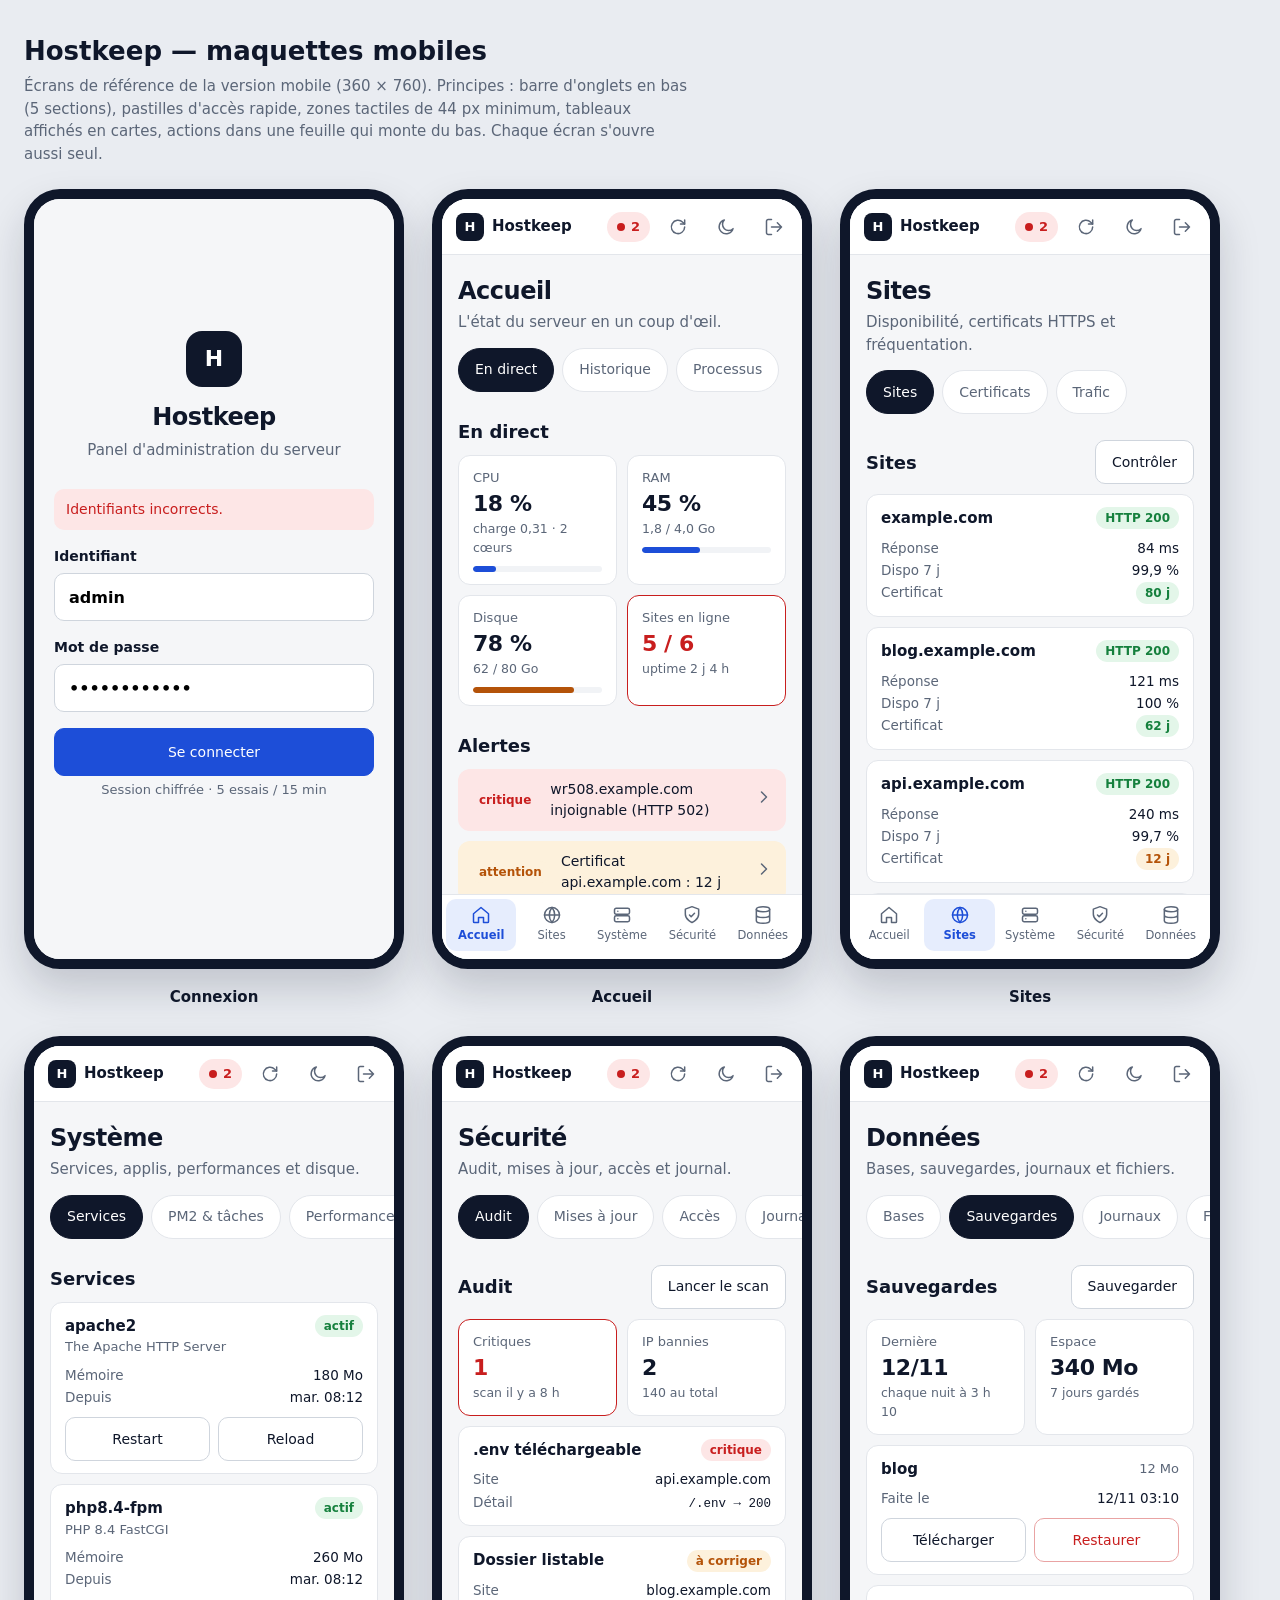
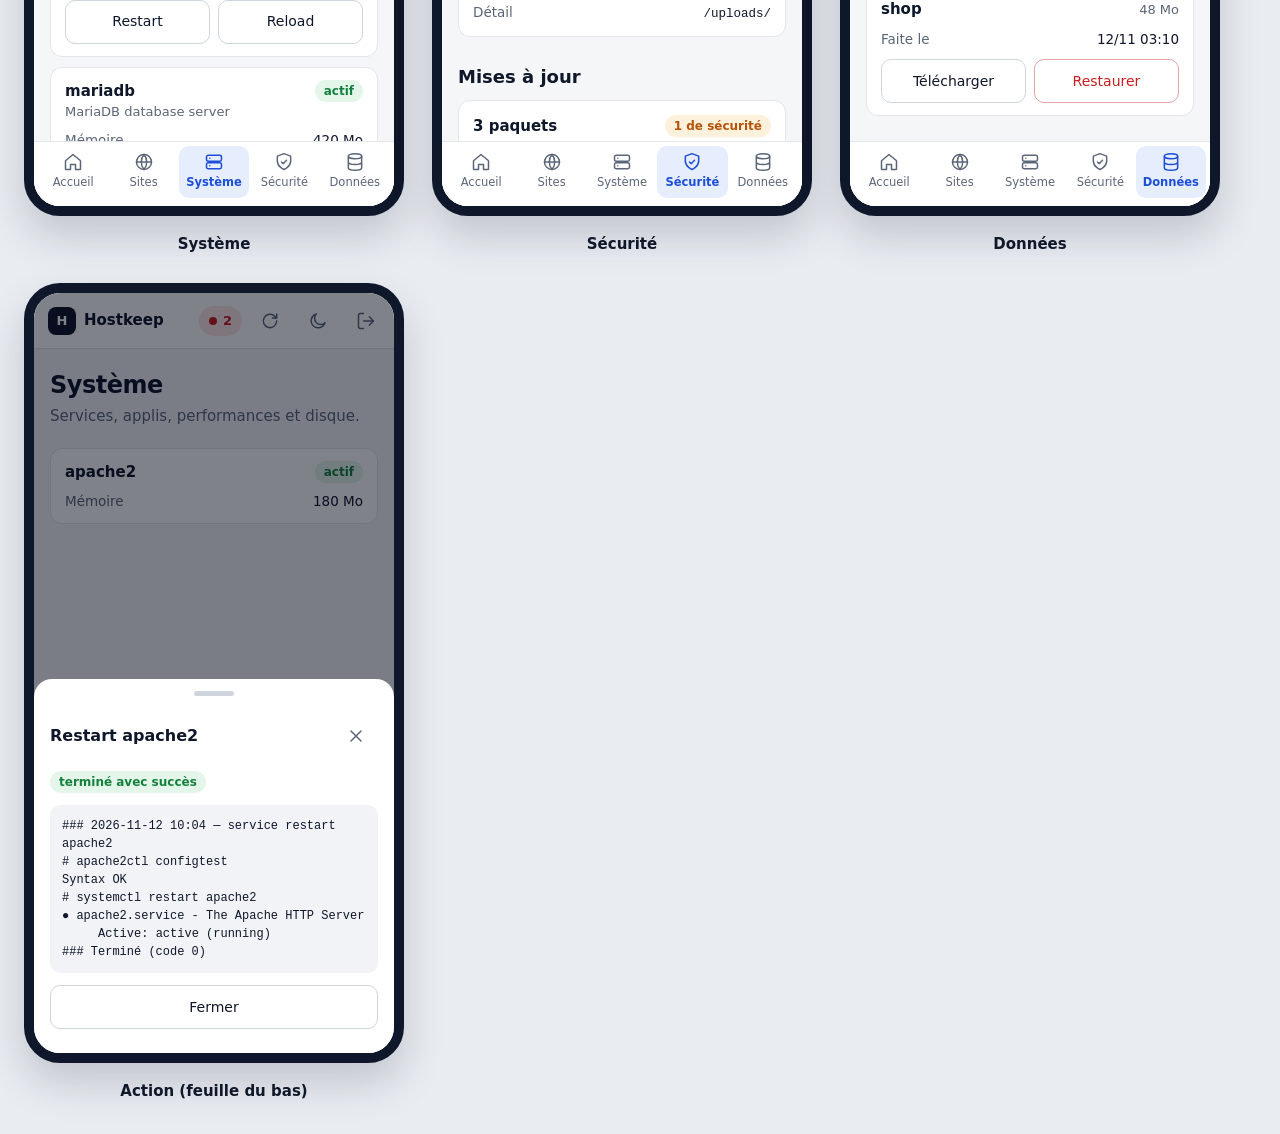
<file: docs/mockups/index.html>
<!doctype html>
<html lang="fr">
<head>
<meta charset="utf-8">
<meta name="viewport" content="width=device-width, initial-scale=1">
<title>Maquettes mobiles · Hostkeep</title>
<style>
  body { margin: 0; padding: 32px 24px; background: #e9ecf1; font: 15px/1.5 system-ui, sans-serif; color: #0f172a; }
  h1 { margin: 0 0 4px; font-size: 26px; }
  p { margin: 0 0 24px; color: #5b6678; max-width: 70ch; }
  .grid { display: flex; flex-wrap: wrap; gap: 28px; }
  figure { margin: 0; }
  iframe { border: 10px solid #0f172a; border-radius: 36px; background: #fff; box-shadow: 0 20px 40px rgba(15,23,42,.18); max-width: calc(100vw - 48px); }
  figcaption { text-align: center; margin-top: 10px; font-weight: 600; }
</style>
</head>
<body>
<h1>Hostkeep — maquettes mobiles</h1>
<p>Écrans de référence de la version mobile (360 × 760). Principes : barre d'onglets en bas (5 sections), pastilles d'accès rapide,
zones tactiles de 44 px minimum, tableaux affichés en cartes, actions dans une feuille qui monte du bas. Chaque écran s'ouvre aussi seul.</p>
<div class="grid"><figure><iframe src="login.html" title="Connexion" width="360" height="760" loading="lazy"></iframe><figcaption>Connexion</figcaption></figure><figure><iframe src="home.html" title="Accueil" width="360" height="760" loading="lazy"></iframe><figcaption>Accueil</figcaption></figure><figure><iframe src="sites.html" title="Sites" width="360" height="760" loading="lazy"></iframe><figcaption>Sites</figcaption></figure><figure><iframe src="system.html" title="Système" width="360" height="760" loading="lazy"></iframe><figcaption>Système</figcaption></figure><figure><iframe src="security.html" title="Sécurité" width="360" height="760" loading="lazy"></iframe><figcaption>Sécurité</figcaption></figure><figure><iframe src="data.html" title="Données" width="360" height="760" loading="lazy"></iframe><figcaption>Données</figcaption></figure><figure><iframe src="action.html" title="Action (feuille du bas)" width="360" height="760" loading="lazy"></iframe><figcaption>Action (feuille du bas)</figcaption></figure></div>
</body>
</html>
</file>
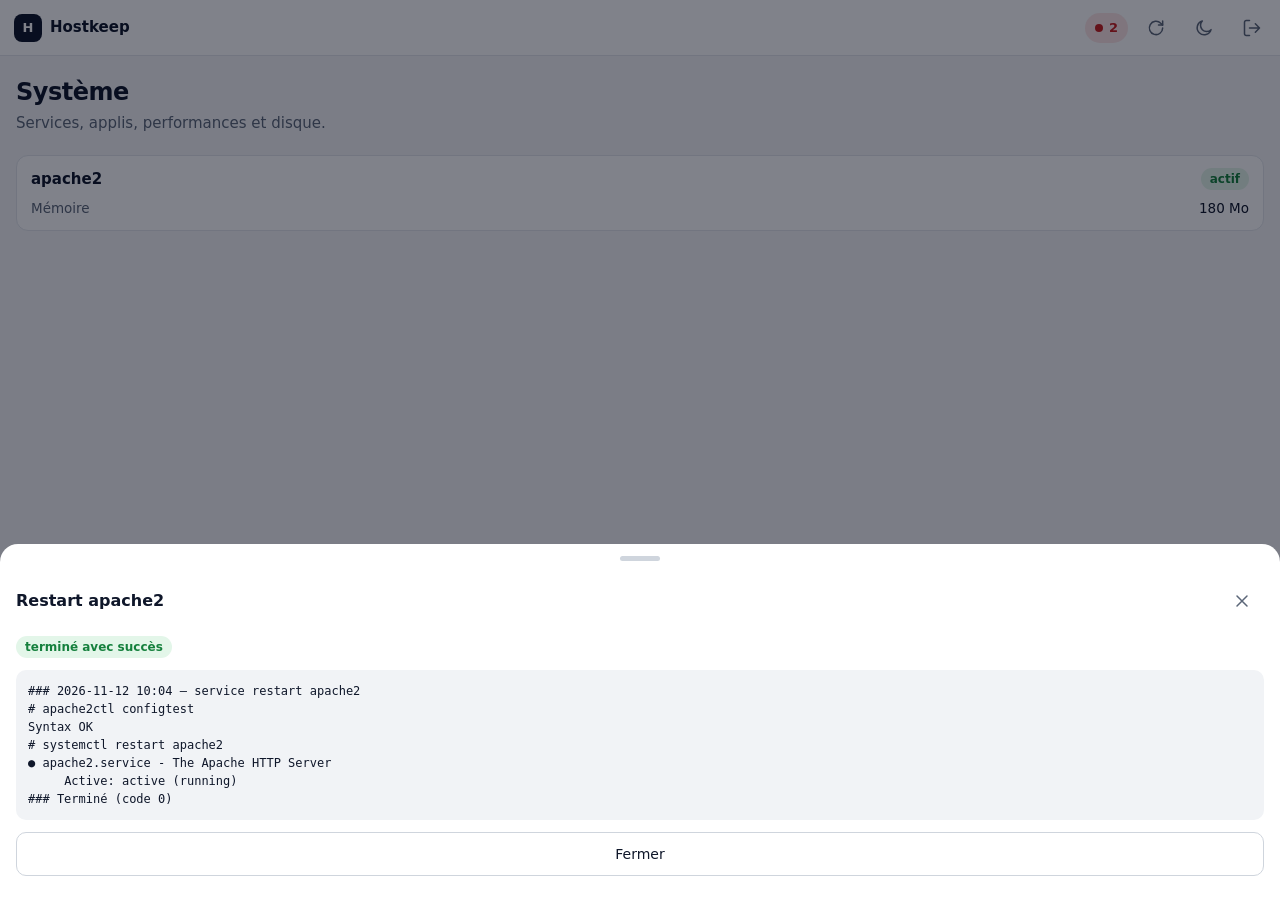
<file: docs/mockups/action.html>
<!doctype html>
<html lang="fr">
<head>
<meta charset="utf-8">
<meta name="viewport" content="width=device-width, initial-scale=1">
<title>Action en cours · Maquette Hostkeep</title>
<link rel="stylesheet" href="mockup.css">
</head>
<body>
<header class="top"><div class="brand"><span class="logo">H</span>Hostkeep</div>
<span class="pill crit">2</span>
<button class="icon-btn" aria-label="Rafraîchir"><svg class="i" viewBox="0 0 24 24" aria-hidden="true"><path d="M20 12a8 8 0 1 1-2.3-5.7L20 8.5"/><path d="M20 3.5v5h-5"/></svg></button>
<button class="icon-btn" aria-label="Thème"><svg class="i" viewBox="0 0 24 24" aria-hidden="true"><path d="M20.5 14A8.5 8.5 0 1 1 10 3.5a6.5 6.5 0 0 0 10.5 10.5z"/></svg></button>
<button class="icon-btn" aria-label="Se déconnecter"><svg class="i" viewBox="0 0 24 24" aria-hidden="true"><path d="M9 21H5a2 2 0 0 1-2-2V5a2 2 0 0 1 2-2h4M16 17l5-5-5-5M21 12H9"/></svg></button></header>
<main>
<h1>Système</h1><p class="desc">Services, applis, performances et disque.</p>
<div class="stack" style="margin-top:20px"><div class="row"><div class="head"><span class="name">apache2</span><span class="badge ok">actif</span></div><dl><dt>Mémoire</dt><dd>180 Mo</dd></dl></div></div>
</main>
<div class="scrim"></div>
<div class="sheet" role="dialog" aria-modal="true" aria-label="Restart apache2">
  <div class="grab"></div>
  <h3>Restart apache2 <button class="icon-btn" aria-label="Fermer"><svg class="i" viewBox="0 0 24 24" aria-hidden="true"><path d="M18 6 6 18M6 6l12 12"/></svg></button></h3>
  <span><span class="badge ok">terminé avec succès</span></span>
  <pre class="log">### 2026-11-12 10:04 — service restart apache2
# apache2ctl configtest
Syntax OK
# systemctl restart apache2
● apache2.service - The Apache HTTP Server
     Active: active (running)
### Terminé (code 0)</pre>
  <button class="btn block">Fermer</button>
</div>
<nav class="tabs" aria-label="Sections"><a href="home.html" class=""><svg class="i" viewBox="0 0 24 24" aria-hidden="true"><path d="M3 10.5 12 3l9 7.5V20a1 1 0 0 1-1 1h-5v-6h-6v6H4a1 1 0 0 1-1-1z"/></svg>Accueil</a><a href="sites.html" class=""><svg class="i" viewBox="0 0 24 24" aria-hidden="true"><circle cx="12" cy="12" r="9"/><path d="M3 12h18M12 3a14 14 0 0 1 0 18M12 3a14 14 0 0 0 0 18"/></svg>Sites</a><a href="system.html" class="on"><svg class="i" viewBox="0 0 24 24" aria-hidden="true"><rect x="3" y="4" width="18" height="7" rx="2"/><rect x="3" y="13" width="18" height="7" rx="2"/><path d="M7 7.5h.01M7 16.5h.01"/></svg>Système</a><a href="security.html" class=""><svg class="i" viewBox="0 0 24 24" aria-hidden="true"><path d="M12 21s8-3.5 8-10V5l-8-3-8 3v6c0 6.5 8 10 8 10z"/><path d="m9 12 2 2 4-4"/></svg>Sécurité</a><a href="data.html" class=""><svg class="i" viewBox="0 0 24 24" aria-hidden="true"><ellipse cx="12" cy="5" rx="8" ry="3"/><path d="M4 5v14c0 1.7 3.6 3 8 3s8-1.3 8-3V5M4 12c0 1.7 3.6 3 8 3s8-1.3 8-3"/></svg>Données</a></nav>
</body>
</html>
</file>
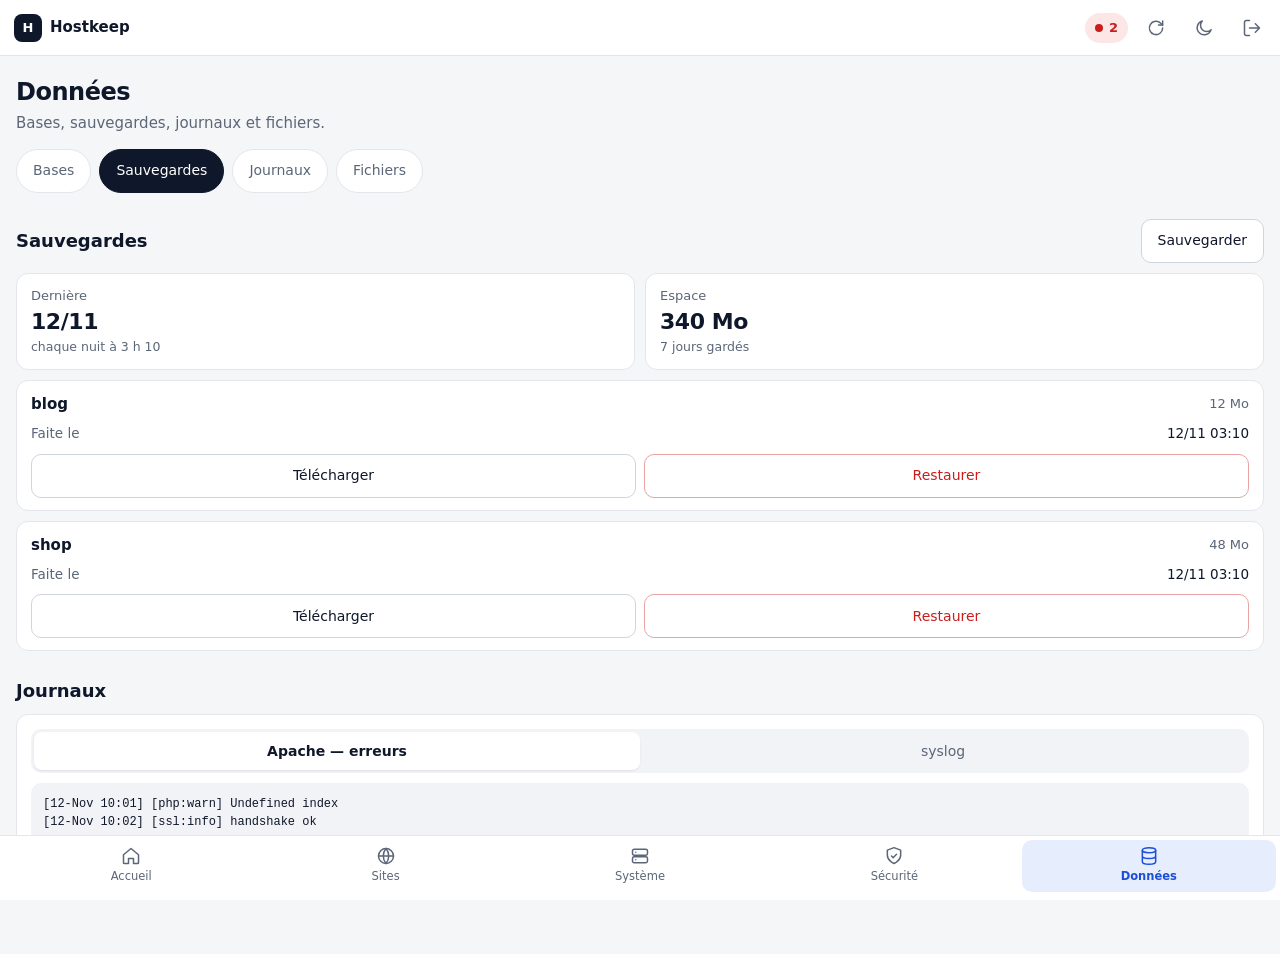
<file: docs/mockups/data.html>
<!doctype html>
<html lang="fr">
<head>
<meta charset="utf-8">
<meta name="viewport" content="width=device-width, initial-scale=1">
<title>Données · Maquette Hostkeep</title>
<link rel="stylesheet" href="mockup.css">
</head>
<body>
<header class="top"><div class="brand"><span class="logo">H</span>Hostkeep</div>
<span class="pill crit">2</span>
<button class="icon-btn" aria-label="Rafraîchir"><svg class="i" viewBox="0 0 24 24" aria-hidden="true"><path d="M20 12a8 8 0 1 1-2.3-5.7L20 8.5"/><path d="M20 3.5v5h-5"/></svg></button>
<button class="icon-btn" aria-label="Thème"><svg class="i" viewBox="0 0 24 24" aria-hidden="true"><path d="M20.5 14A8.5 8.5 0 1 1 10 3.5a6.5 6.5 0 0 0 10.5 10.5z"/></svg></button>
<button class="icon-btn" aria-label="Se déconnecter"><svg class="i" viewBox="0 0 24 24" aria-hidden="true"><path d="M9 21H5a2 2 0 0 1-2-2V5a2 2 0 0 1 2-2h4M16 17l5-5-5-5M21 12H9"/></svg></button></header>
<main>
<h1>Données</h1><p class="desc">Bases, sauvegardes, journaux et fichiers.</p>
<nav class="chips"><a href="#" class="">Bases</a><a href="#" class="on">Sauvegardes</a><a href="#" class="">Journaux</a><a href="#" class="">Fichiers</a></nav>
<h2>Sauvegardes <button class="btn">Sauvegarder</button></h2>
<div class="stats">
  <div class="stat"><div class="l">Dernière</div><div class="v">12/11</div><div class="s">chaque nuit à 3 h 10</div></div>
  <div class="stat"><div class="l">Espace</div><div class="v">340 Mo</div><div class="s">7 jours gardés</div></div>
</div>
<div class="stack" style="margin-top:10px">
<div class="row"><div class="head"><span class="name">blog</span><span class="muted small">12 Mo</span></div><dl><dt>Faite le</dt><dd>12/11 03:10</dd></dl><div class="acts"><button class="btn">Télécharger</button><button class="btn danger">Restaurer</button></div></div>
<div class="row"><div class="head"><span class="name">shop</span><span class="muted small">48 Mo</span></div><dl><dt>Faite le</dt><dd>12/11 03:10</dd></dl><div class="acts"><button class="btn">Télécharger</button><button class="btn danger">Restaurer</button></div></div>
</div>
<h2>Journaux</h2>
<div class="card"><div class="seg" style="margin-bottom:10px"><span class="on">Apache — erreurs</span><span>syslog</span></div>
<pre class="log">[12-Nov 10:01] [php:warn] Undefined index
[12-Nov 10:02] [ssl:info] handshake ok</pre></div>
</main>
<nav class="tabs" aria-label="Sections"><a href="home.html" class=""><svg class="i" viewBox="0 0 24 24" aria-hidden="true"><path d="M3 10.5 12 3l9 7.5V20a1 1 0 0 1-1 1h-5v-6h-6v6H4a1 1 0 0 1-1-1z"/></svg>Accueil</a><a href="sites.html" class=""><svg class="i" viewBox="0 0 24 24" aria-hidden="true"><circle cx="12" cy="12" r="9"/><path d="M3 12h18M12 3a14 14 0 0 1 0 18M12 3a14 14 0 0 0 0 18"/></svg>Sites</a><a href="system.html" class=""><svg class="i" viewBox="0 0 24 24" aria-hidden="true"><rect x="3" y="4" width="18" height="7" rx="2"/><rect x="3" y="13" width="18" height="7" rx="2"/><path d="M7 7.5h.01M7 16.5h.01"/></svg>Système</a><a href="security.html" class=""><svg class="i" viewBox="0 0 24 24" aria-hidden="true"><path d="M12 21s8-3.5 8-10V5l-8-3-8 3v6c0 6.5 8 10 8 10z"/><path d="m9 12 2 2 4-4"/></svg>Sécurité</a><a href="data.html" class="on"><svg class="i" viewBox="0 0 24 24" aria-hidden="true"><ellipse cx="12" cy="5" rx="8" ry="3"/><path d="M4 5v14c0 1.7 3.6 3 8 3s8-1.3 8-3V5M4 12c0 1.7 3.6 3 8 3s8-1.3 8-3"/></svg>Données</a></nav>
</body>
</html>
</file>
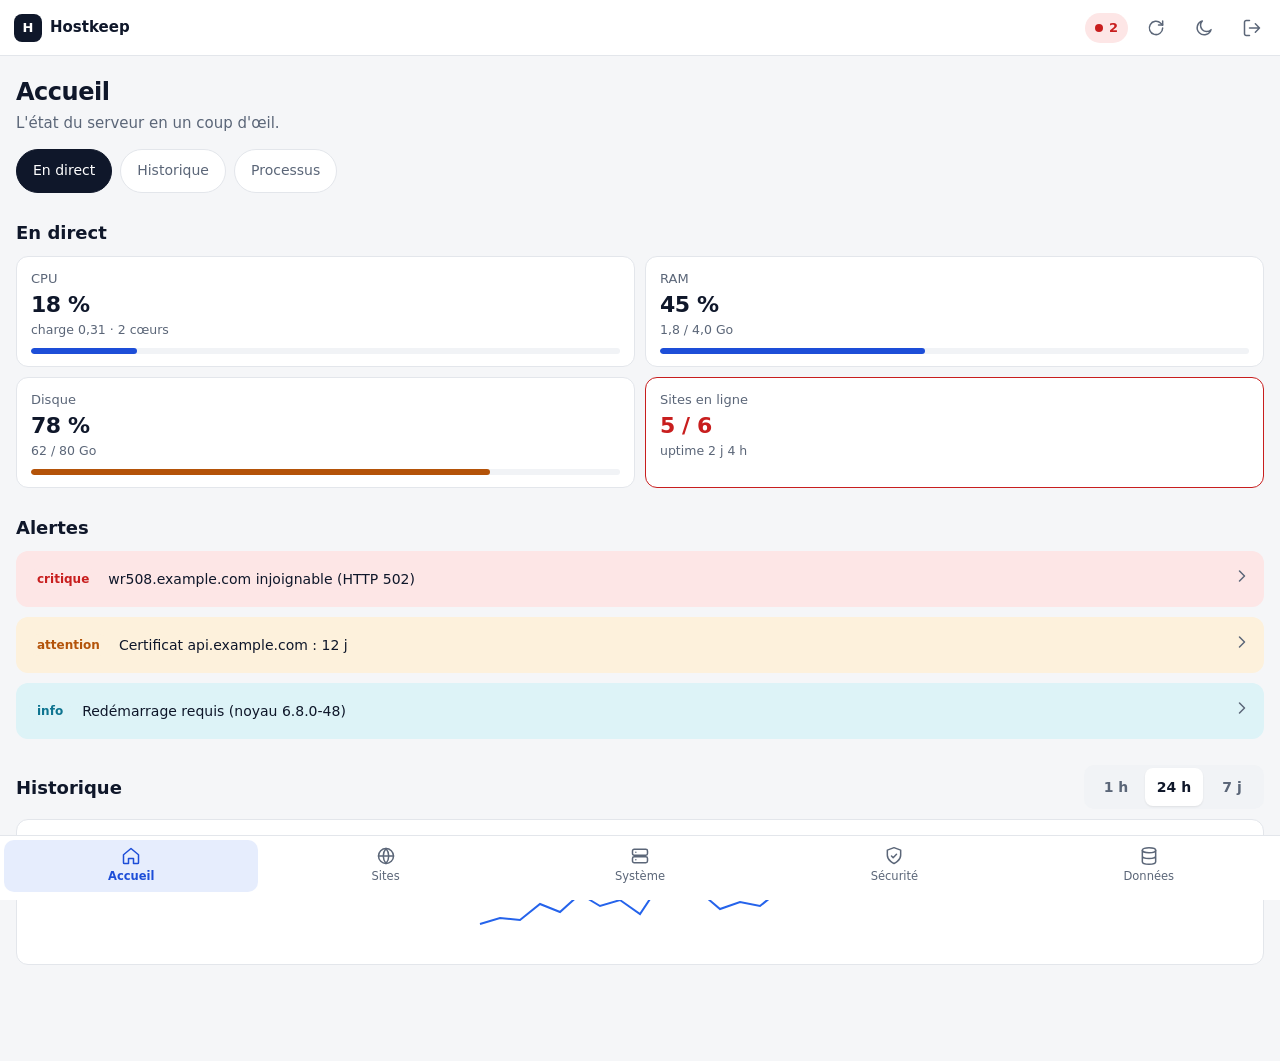
<file: docs/mockups/home.html>
<!doctype html>
<html lang="fr">
<head>
<meta charset="utf-8">
<meta name="viewport" content="width=device-width, initial-scale=1">
<title>Accueil · Maquette Hostkeep</title>
<link rel="stylesheet" href="mockup.css">
</head>
<body>
<header class="top"><div class="brand"><span class="logo">H</span>Hostkeep</div>
<span class="pill crit">2</span>
<button class="icon-btn" aria-label="Rafraîchir"><svg class="i" viewBox="0 0 24 24" aria-hidden="true"><path d="M20 12a8 8 0 1 1-2.3-5.7L20 8.5"/><path d="M20 3.5v5h-5"/></svg></button>
<button class="icon-btn" aria-label="Thème"><svg class="i" viewBox="0 0 24 24" aria-hidden="true"><path d="M20.5 14A8.5 8.5 0 1 1 10 3.5a6.5 6.5 0 0 0 10.5 10.5z"/></svg></button>
<button class="icon-btn" aria-label="Se déconnecter"><svg class="i" viewBox="0 0 24 24" aria-hidden="true"><path d="M9 21H5a2 2 0 0 1-2-2V5a2 2 0 0 1 2-2h4M16 17l5-5-5-5M21 12H9"/></svg></button></header>
<main>
<h1>Accueil</h1><p class="desc">L'état du serveur en un coup d'œil.</p>
<nav class="chips"><a href="#" class="on">En direct</a><a href="#" class="">Historique</a><a href="#" class="">Processus</a></nav>
<h2>En direct</h2>
<div class="stats">
  <div class="stat"><div class="l">CPU</div><div class="v">18 %</div><div class="s">charge 0,31 · 2 cœurs</div><div class="bar"><span style="width:18%"></span></div></div>
  <div class="stat"><div class="l">RAM</div><div class="v">45 %</div><div class="s">1,8 / 4,0 Go</div><div class="bar"><span style="width:45%"></span></div></div>
  <div class="stat"><div class="l">Disque</div><div class="v">78 %</div><div class="s">62 / 80 Go</div><div class="bar warn"><span style="width:78%"></span></div></div>
  <div class="stat bad"><div class="l">Sites en ligne</div><div class="v">5 / 6</div><div class="s">uptime 2 j 4 h</div></div>
</div>
<h2>Alertes</h2>
<div class="stack">
  <a class="alert crit" href="sites.html"><span class="badge crit">critique</span><span class="t">wr508.example.com injoignable (HTTP 502)</span><span class="chev"><svg class="i" viewBox="0 0 24 24" aria-hidden="true"><path d="m9 6 6 6-6 6"/></svg></span></a>
  <a class="alert warn" href="sites.html"><span class="badge warn">attention</span><span class="t">Certificat api.example.com : 12 j</span><span class="chev"><svg class="i" viewBox="0 0 24 24" aria-hidden="true"><path d="m9 6 6 6-6 6"/></svg></span></a>
  <a class="alert info" href="security.html"><span class="badge info">info</span><span class="t">Redémarrage requis (noyau 6.8.0-48)</span><span class="chev"><svg class="i" viewBox="0 0 24 24" aria-hidden="true"><path d="m9 6 6 6-6 6"/></svg></span></a>
</div>
<h2>Historique <span class="seg" style="width:180px"><span>1 h</span><span class="on">24 h</span><span>7 j</span></span></h2>
<div class="card"><div class="muted small">CPU — 24 h</div>
<svg viewBox="0 0 320 90" width="100%" height="90" aria-hidden="true"><path d="M0 70 L20 64 40 66 60 50 80 58 100 40 120 52 140 46 160 60 180 30 200 44 220 38 240 55 260 48 280 52 300 36 320 42" fill="none" stroke="#2563eb" stroke-width="2"/></svg></div>
</main>
<nav class="tabs" aria-label="Sections"><a href="home.html" class="on"><svg class="i" viewBox="0 0 24 24" aria-hidden="true"><path d="M3 10.5 12 3l9 7.5V20a1 1 0 0 1-1 1h-5v-6h-6v6H4a1 1 0 0 1-1-1z"/></svg>Accueil</a><a href="sites.html" class=""><svg class="i" viewBox="0 0 24 24" aria-hidden="true"><circle cx="12" cy="12" r="9"/><path d="M3 12h18M12 3a14 14 0 0 1 0 18M12 3a14 14 0 0 0 0 18"/></svg>Sites</a><a href="system.html" class=""><svg class="i" viewBox="0 0 24 24" aria-hidden="true"><rect x="3" y="4" width="18" height="7" rx="2"/><rect x="3" y="13" width="18" height="7" rx="2"/><path d="M7 7.5h.01M7 16.5h.01"/></svg>Système</a><a href="security.html" class=""><svg class="i" viewBox="0 0 24 24" aria-hidden="true"><path d="M12 21s8-3.5 8-10V5l-8-3-8 3v6c0 6.5 8 10 8 10z"/><path d="m9 12 2 2 4-4"/></svg>Sécurité</a><a href="data.html" class=""><svg class="i" viewBox="0 0 24 24" aria-hidden="true"><ellipse cx="12" cy="5" rx="8" ry="3"/><path d="M4 5v14c0 1.7 3.6 3 8 3s8-1.3 8-3V5M4 12c0 1.7 3.6 3 8 3s8-1.3 8-3"/></svg>Données</a></nav>
</body>
</html>
</file>
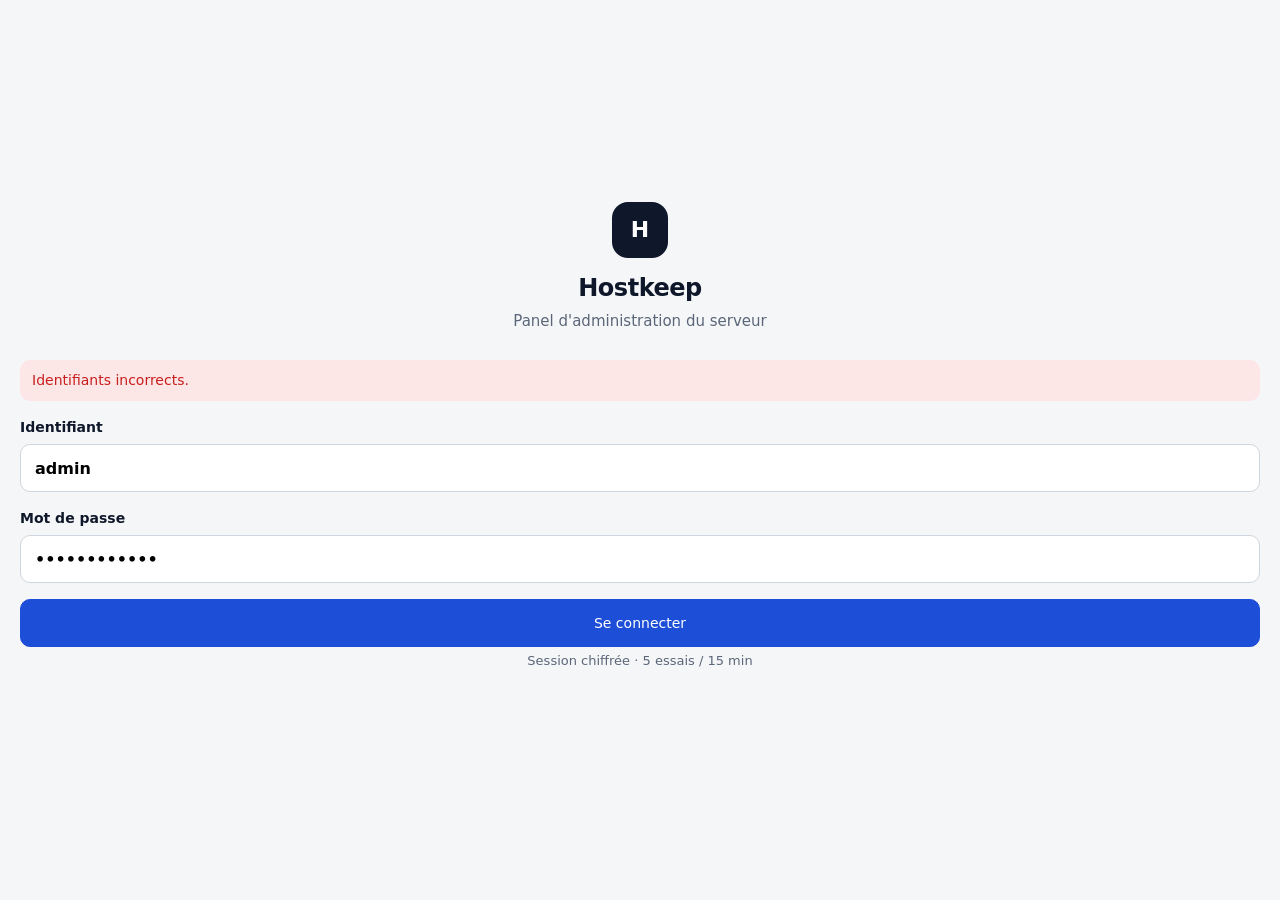
<file: docs/mockups/login.html>
<!doctype html>
<html lang="fr">
<head>
<meta charset="utf-8">
<meta name="viewport" content="width=device-width, initial-scale=1">
<title>Connexion · Maquette Hostkeep</title>
<link rel="stylesheet" href="mockup.css">
</head>
<body>

<main class="login">
  <span class="logo">H</span>
  <h1>Hostkeep</h1>
  <p class="muted">Panel d'administration du serveur</p>
  <div class="form-error" role="alert">Identifiants incorrects.</div>
  <label class="field">Identifiant<input value="admin" autocomplete="username"></label>
  <label class="field">Mot de passe<input type="password" value="••••••••••••" autocomplete="current-password"></label>
  <button class="btn primary block" style="height:48px">Se connecter</button>
  <p class="foot muted">Session chiffrée · 5 essais / 15 min</p>
</main>

</body>
</html>
</file>
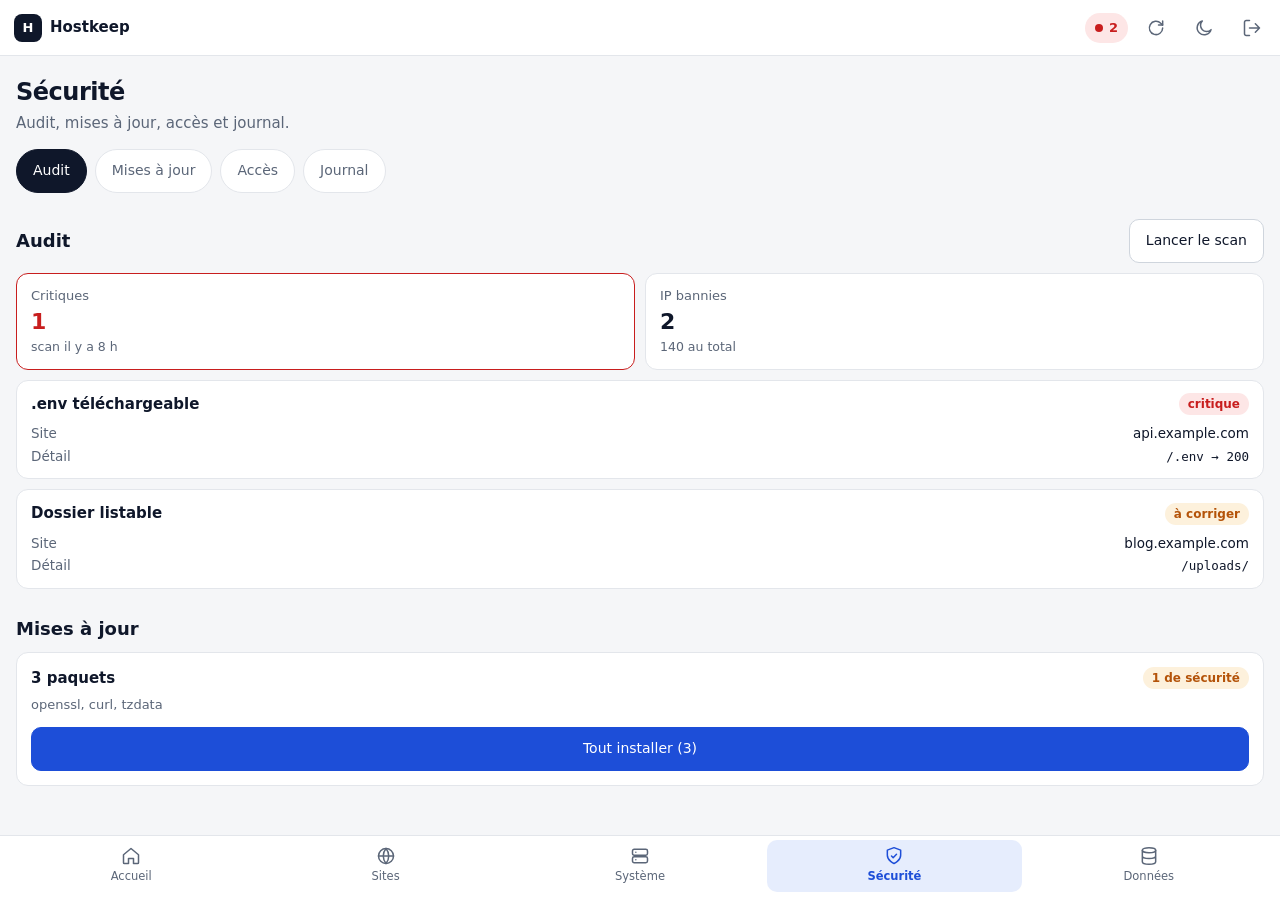
<file: docs/mockups/security.html>
<!doctype html>
<html lang="fr">
<head>
<meta charset="utf-8">
<meta name="viewport" content="width=device-width, initial-scale=1">
<title>Sécurité · Maquette Hostkeep</title>
<link rel="stylesheet" href="mockup.css">
</head>
<body>
<header class="top"><div class="brand"><span class="logo">H</span>Hostkeep</div>
<span class="pill crit">2</span>
<button class="icon-btn" aria-label="Rafraîchir"><svg class="i" viewBox="0 0 24 24" aria-hidden="true"><path d="M20 12a8 8 0 1 1-2.3-5.7L20 8.5"/><path d="M20 3.5v5h-5"/></svg></button>
<button class="icon-btn" aria-label="Thème"><svg class="i" viewBox="0 0 24 24" aria-hidden="true"><path d="M20.5 14A8.5 8.5 0 1 1 10 3.5a6.5 6.5 0 0 0 10.5 10.5z"/></svg></button>
<button class="icon-btn" aria-label="Se déconnecter"><svg class="i" viewBox="0 0 24 24" aria-hidden="true"><path d="M9 21H5a2 2 0 0 1-2-2V5a2 2 0 0 1 2-2h4M16 17l5-5-5-5M21 12H9"/></svg></button></header>
<main>
<h1>Sécurité</h1><p class="desc">Audit, mises à jour, accès et journal.</p>
<nav class="chips"><a href="#" class="on">Audit</a><a href="#" class="">Mises à jour</a><a href="#" class="">Accès</a><a href="#" class="">Journal</a></nav>
<h2>Audit <button class="btn">Lancer le scan</button></h2>
<div class="stats">
  <div class="stat bad"><div class="l">Critiques</div><div class="v">1</div><div class="s">scan il y a 8 h</div></div>
  <div class="stat"><div class="l">IP bannies</div><div class="v">2</div><div class="s">140 au total</div></div>
</div>
<div class="stack" style="margin-top:10px">
<div class="row"><div class="head"><span class="name">.env téléchargeable</span><span class="badge crit">critique</span></div><dl><dt>Site</dt><dd>api.example.com</dd><dt>Détail</dt><dd><span class="mono">/.env → 200</span></dd></dl></div>
<div class="row"><div class="head"><span class="name">Dossier listable</span><span class="badge warn">à corriger</span></div><dl><dt>Site</dt><dd>blog.example.com</dd><dt>Détail</dt><dd><span class="mono">/uploads/</span></dd></dl></div>
</div>
<h2>Mises à jour</h2>
<div class="card"><div class="head" style="display:flex;justify-content:space-between"><strong>3 paquets</strong><span class="badge warn">1 de sécurité</span></div>
<p class="muted small" style="margin:6px 0 12px">openssl, curl, tzdata</p><button class="btn primary block">Tout installer (3)</button></div>
</main>
<nav class="tabs" aria-label="Sections"><a href="home.html" class=""><svg class="i" viewBox="0 0 24 24" aria-hidden="true"><path d="M3 10.5 12 3l9 7.5V20a1 1 0 0 1-1 1h-5v-6h-6v6H4a1 1 0 0 1-1-1z"/></svg>Accueil</a><a href="sites.html" class=""><svg class="i" viewBox="0 0 24 24" aria-hidden="true"><circle cx="12" cy="12" r="9"/><path d="M3 12h18M12 3a14 14 0 0 1 0 18M12 3a14 14 0 0 0 0 18"/></svg>Sites</a><a href="system.html" class=""><svg class="i" viewBox="0 0 24 24" aria-hidden="true"><rect x="3" y="4" width="18" height="7" rx="2"/><rect x="3" y="13" width="18" height="7" rx="2"/><path d="M7 7.5h.01M7 16.5h.01"/></svg>Système</a><a href="security.html" class="on"><svg class="i" viewBox="0 0 24 24" aria-hidden="true"><path d="M12 21s8-3.5 8-10V5l-8-3-8 3v6c0 6.5 8 10 8 10z"/><path d="m9 12 2 2 4-4"/></svg>Sécurité</a><a href="data.html" class=""><svg class="i" viewBox="0 0 24 24" aria-hidden="true"><ellipse cx="12" cy="5" rx="8" ry="3"/><path d="M4 5v14c0 1.7 3.6 3 8 3s8-1.3 8-3V5M4 12c0 1.7 3.6 3 8 3s8-1.3 8-3"/></svg>Données</a></nav>
</body>
</html>
</file>
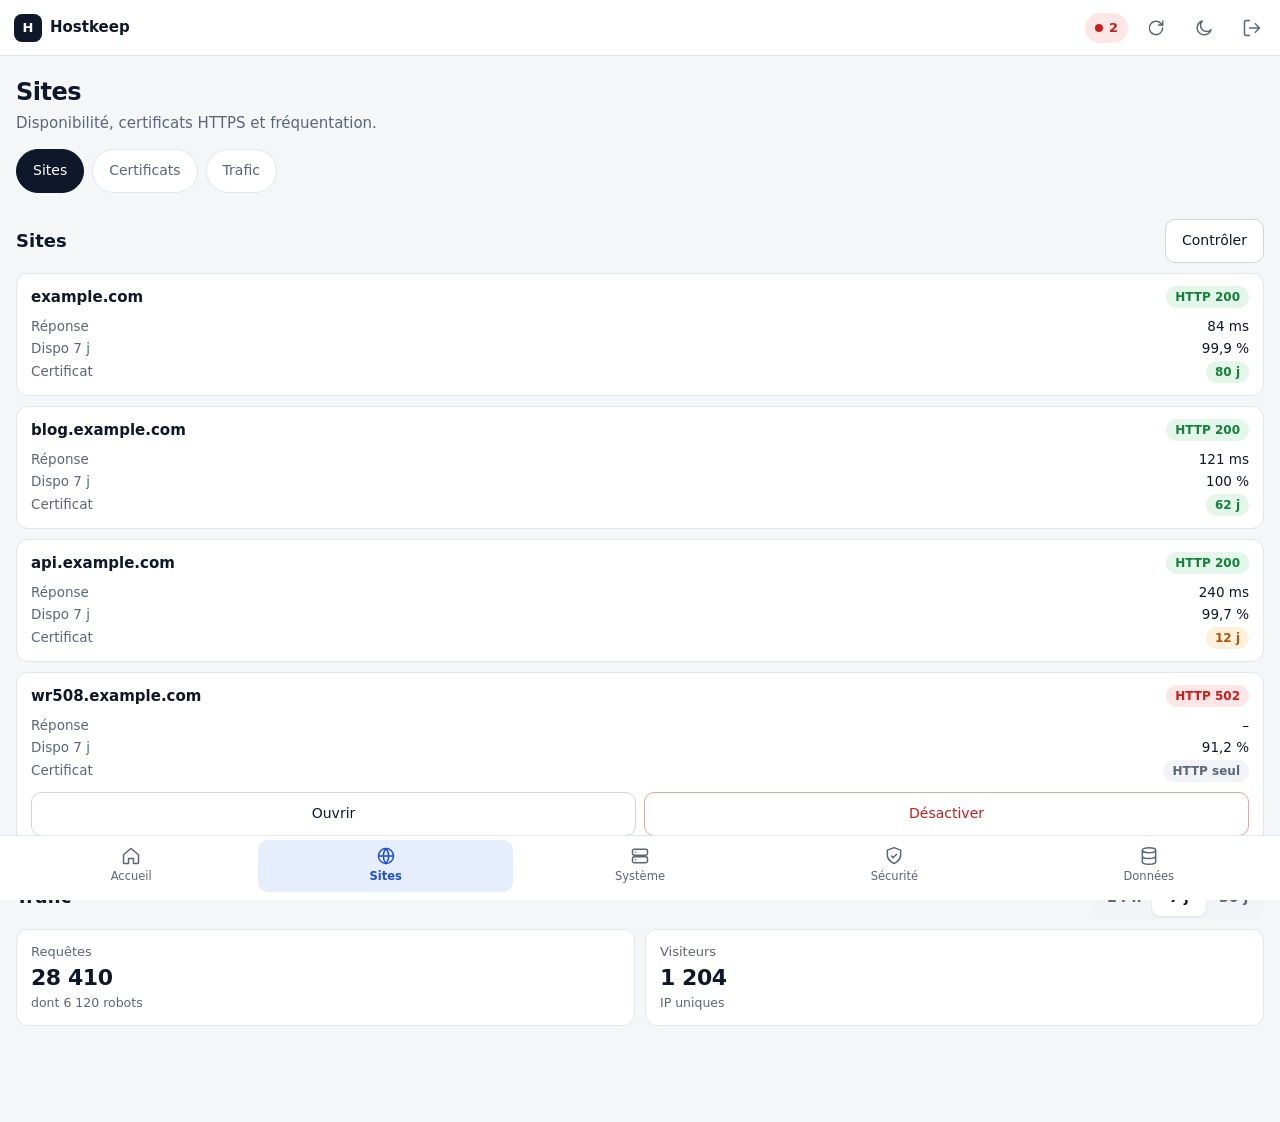
<file: docs/mockups/sites.html>
<!doctype html>
<html lang="fr">
<head>
<meta charset="utf-8">
<meta name="viewport" content="width=device-width, initial-scale=1">
<title>Sites · Maquette Hostkeep</title>
<link rel="stylesheet" href="mockup.css">
</head>
<body>
<header class="top"><div class="brand"><span class="logo">H</span>Hostkeep</div>
<span class="pill crit">2</span>
<button class="icon-btn" aria-label="Rafraîchir"><svg class="i" viewBox="0 0 24 24" aria-hidden="true"><path d="M20 12a8 8 0 1 1-2.3-5.7L20 8.5"/><path d="M20 3.5v5h-5"/></svg></button>
<button class="icon-btn" aria-label="Thème"><svg class="i" viewBox="0 0 24 24" aria-hidden="true"><path d="M20.5 14A8.5 8.5 0 1 1 10 3.5a6.5 6.5 0 0 0 10.5 10.5z"/></svg></button>
<button class="icon-btn" aria-label="Se déconnecter"><svg class="i" viewBox="0 0 24 24" aria-hidden="true"><path d="M9 21H5a2 2 0 0 1-2-2V5a2 2 0 0 1 2-2h4M16 17l5-5-5-5M21 12H9"/></svg></button></header>
<main>
<h1>Sites</h1><p class="desc">Disponibilité, certificats HTTPS et fréquentation.</p>
<nav class="chips"><a href="#" class="on">Sites</a><a href="#" class="">Certificats</a><a href="#" class="">Trafic</a></nav>
<h2>Sites <button class="btn">Contrôler</button></h2>
<div class="stack"><div class="row"><div class="head"><span class="name">example.com</span><span class="badge ok">HTTP 200</span></div><dl><dt>Réponse</dt><dd>84 ms</dd><dt>Dispo 7 j</dt><dd>99,9 %</dd><dt>Certificat</dt><dd><span class="badge ok">80 j</span></dd></dl></div><div class="row"><div class="head"><span class="name">blog.example.com</span><span class="badge ok">HTTP 200</span></div><dl><dt>Réponse</dt><dd>121 ms</dd><dt>Dispo 7 j</dt><dd>100 %</dd><dt>Certificat</dt><dd><span class="badge ok">62 j</span></dd></dl></div><div class="row"><div class="head"><span class="name">api.example.com</span><span class="badge ok">HTTP 200</span></div><dl><dt>Réponse</dt><dd>240 ms</dd><dt>Dispo 7 j</dt><dd>99,7 %</dd><dt>Certificat</dt><dd><span class="badge warn">12 j</span></dd></dl></div><div class="row"><div class="head"><span class="name">wr508.example.com</span><span class="badge crit">HTTP 502</span></div><dl><dt>Réponse</dt><dd>–</dd><dt>Dispo 7 j</dt><dd>91,2 %</dd><dt>Certificat</dt><dd><span class="badge">HTTP seul</span></dd></dl><div class="acts"><button class="btn">Ouvrir</button><button class="btn danger">Désactiver</button></div></div></div>
<h2>Trafic <span class="seg" style="width:170px"><span>24 h</span><span class="on">7 j</span><span>30 j</span></span></h2>
<div class="stats">
  <div class="stat"><div class="l">Requêtes</div><div class="v">28 410</div><div class="s">dont 6 120 robots</div></div>
  <div class="stat"><div class="l">Visiteurs</div><div class="v">1 204</div><div class="s">IP uniques</div></div>
</div>
</main>
<nav class="tabs" aria-label="Sections"><a href="home.html" class=""><svg class="i" viewBox="0 0 24 24" aria-hidden="true"><path d="M3 10.5 12 3l9 7.5V20a1 1 0 0 1-1 1h-5v-6h-6v6H4a1 1 0 0 1-1-1z"/></svg>Accueil</a><a href="sites.html" class="on"><svg class="i" viewBox="0 0 24 24" aria-hidden="true"><circle cx="12" cy="12" r="9"/><path d="M3 12h18M12 3a14 14 0 0 1 0 18M12 3a14 14 0 0 0 0 18"/></svg>Sites</a><a href="system.html" class=""><svg class="i" viewBox="0 0 24 24" aria-hidden="true"><rect x="3" y="4" width="18" height="7" rx="2"/><rect x="3" y="13" width="18" height="7" rx="2"/><path d="M7 7.5h.01M7 16.5h.01"/></svg>Système</a><a href="security.html" class=""><svg class="i" viewBox="0 0 24 24" aria-hidden="true"><path d="M12 21s8-3.5 8-10V5l-8-3-8 3v6c0 6.5 8 10 8 10z"/><path d="m9 12 2 2 4-4"/></svg>Sécurité</a><a href="data.html" class=""><svg class="i" viewBox="0 0 24 24" aria-hidden="true"><ellipse cx="12" cy="5" rx="8" ry="3"/><path d="M4 5v14c0 1.7 3.6 3 8 3s8-1.3 8-3V5M4 12c0 1.7 3.6 3 8 3s8-1.3 8-3"/></svg>Données</a></nav>
</body>
</html>
</file>
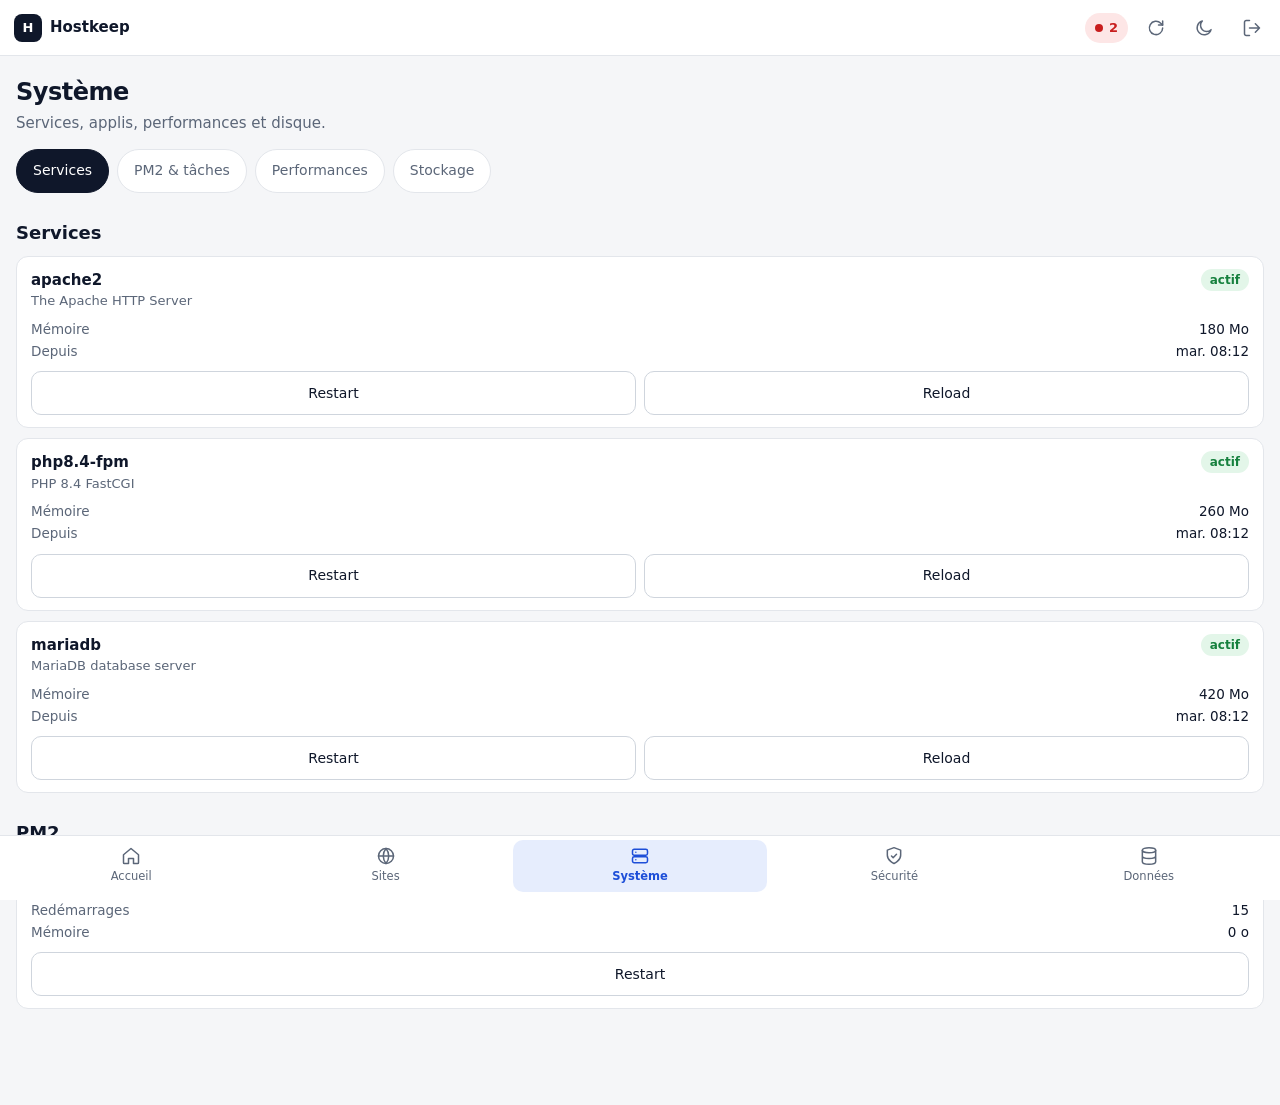
<file: docs/mockups/system.html>
<!doctype html>
<html lang="fr">
<head>
<meta charset="utf-8">
<meta name="viewport" content="width=device-width, initial-scale=1">
<title>Système · Maquette Hostkeep</title>
<link rel="stylesheet" href="mockup.css">
</head>
<body>
<header class="top"><div class="brand"><span class="logo">H</span>Hostkeep</div>
<span class="pill crit">2</span>
<button class="icon-btn" aria-label="Rafraîchir"><svg class="i" viewBox="0 0 24 24" aria-hidden="true"><path d="M20 12a8 8 0 1 1-2.3-5.7L20 8.5"/><path d="M20 3.5v5h-5"/></svg></button>
<button class="icon-btn" aria-label="Thème"><svg class="i" viewBox="0 0 24 24" aria-hidden="true"><path d="M20.5 14A8.5 8.5 0 1 1 10 3.5a6.5 6.5 0 0 0 10.5 10.5z"/></svg></button>
<button class="icon-btn" aria-label="Se déconnecter"><svg class="i" viewBox="0 0 24 24" aria-hidden="true"><path d="M9 21H5a2 2 0 0 1-2-2V5a2 2 0 0 1 2-2h4M16 17l5-5-5-5M21 12H9"/></svg></button></header>
<main>
<h1>Système</h1><p class="desc">Services, applis, performances et disque.</p>
<nav class="chips"><a href="#" class="on">Services</a><a href="#" class="">PM2 & tâches</a><a href="#" class="">Performances</a><a href="#" class="">Stockage</a></nav>
<h2>Services</h2>
<div class="stack"><div class="row"><div class="head"><span class="name">apache2</span><span class="badge ok">actif</span></div><div class="muted small">The Apache HTTP Server</div><dl><dt>Mémoire</dt><dd>180 Mo</dd><dt>Depuis</dt><dd>mar. 08:12</dd></dl><div class="acts"><button class="btn">Restart</button><button class="btn">Reload</button></div></div><div class="row"><div class="head"><span class="name">php8.4-fpm</span><span class="badge ok">actif</span></div><div class="muted small">PHP 8.4 FastCGI</div><dl><dt>Mémoire</dt><dd>260 Mo</dd><dt>Depuis</dt><dd>mar. 08:12</dd></dl><div class="acts"><button class="btn">Restart</button><button class="btn">Reload</button></div></div><div class="row"><div class="head"><span class="name">mariadb</span><span class="badge ok">actif</span></div><div class="muted small">MariaDB database server</div><dl><dt>Mémoire</dt><dd>420 Mo</dd><dt>Depuis</dt><dd>mar. 08:12</dd></dl><div class="acts"><button class="btn">Restart</button><button class="btn">Reload</button></div></div></div>
<h2>PM2</h2>
<div class="stack"><div class="row"><div class="head"><span class="name">worker</span><span class="badge crit">stopped</span></div><dl><dt>Redémarrages</dt><dd>15</dd><dt>Mémoire</dt><dd>0 o</dd></dl><div class="acts"><button class="btn">Restart</button></div></div></div>
</main>
<nav class="tabs" aria-label="Sections"><a href="home.html" class=""><svg class="i" viewBox="0 0 24 24" aria-hidden="true"><path d="M3 10.5 12 3l9 7.5V20a1 1 0 0 1-1 1h-5v-6h-6v6H4a1 1 0 0 1-1-1z"/></svg>Accueil</a><a href="sites.html" class=""><svg class="i" viewBox="0 0 24 24" aria-hidden="true"><circle cx="12" cy="12" r="9"/><path d="M3 12h18M12 3a14 14 0 0 1 0 18M12 3a14 14 0 0 0 0 18"/></svg>Sites</a><a href="system.html" class="on"><svg class="i" viewBox="0 0 24 24" aria-hidden="true"><rect x="3" y="4" width="18" height="7" rx="2"/><rect x="3" y="13" width="18" height="7" rx="2"/><path d="M7 7.5h.01M7 16.5h.01"/></svg>Système</a><a href="security.html" class=""><svg class="i" viewBox="0 0 24 24" aria-hidden="true"><path d="M12 21s8-3.5 8-10V5l-8-3-8 3v6c0 6.5 8 10 8 10z"/><path d="m9 12 2 2 4-4"/></svg>Sécurité</a><a href="data.html" class=""><svg class="i" viewBox="0 0 24 24" aria-hidden="true"><ellipse cx="12" cy="5" rx="8" ry="3"/><path d="M4 5v14c0 1.7 3.6 3 8 3s8-1.3 8-3V5M4 12c0 1.7 3.6 3 8 3s8-1.3 8-3"/></svg>Données</a></nav>
</body>
</html>
</file>
<file: docs/mockups/mockup.css>
/* Hostkeep — maquettes mobiles (statiques). Mêmes jetons que app/public/assets/app.css. */
:root {
  --bg: #f5f6f8; --panel: #ffffff; --panel-2: #f1f3f6; --border: #e3e6eb; --border-strong: #cfd5dd;
  --text: #0f172a; --muted: #5b6678; --accent: #1d4ed8; --accent-soft: #e6edfd;
  --ok: #15803d; --warn: #b45309; --crit: #c81e1e; --info: #0e7490;
  --ok-soft: #e3f6e9; --warn-soft: #fdf1dc; --crit-soft: #fde6e6; --info-soft: #ddf3f7;
  --mono: ui-monospace, "SFMono-Regular", Menlo, Consolas, monospace;
  --radius: 12px; --tap: 44px;
}
* { box-sizing: border-box; }
html, body { margin: 0; }
body { background: var(--bg); color: var(--text); font: 15px/1.5 system-ui, -apple-system, "Segoe UI", Roboto, sans-serif; -webkit-font-smoothing: antialiased; min-height: 100vh; }
.i { width: 20px; height: 20px; fill: none; stroke: currentColor; stroke-width: 1.8; stroke-linecap: round; stroke-linejoin: round; flex-shrink: 0; }
.muted { color: var(--muted); }
.small { font-size: 13px; }
.mono { font-family: var(--mono); font-size: 12.5px; }

/* Barre du haut */
.top { position: sticky; top: 0; z-index: 5; display: flex; align-items: center; gap: 4px; height: 56px; padding: 0 6px 0 14px; background: var(--panel); border-bottom: 1px solid var(--border); }
.brand { display: flex; align-items: center; gap: 8px; font-weight: 700; margin-right: auto; }
.logo { width: 28px; height: 28px; border-radius: 8px; background: var(--text); color: var(--panel); display: grid; place-items: center; font-size: 13px; font-weight: 800; }
.icon-btn { width: var(--tap); height: var(--tap); display: grid; place-items: center; border: 0; background: none; color: var(--muted); border-radius: 10px; }
.pill { display: inline-flex; align-items: center; gap: 6px; height: 30px; padding: 0 10px; border-radius: 999px; font-size: 13px; font-weight: 600; margin-right: 2px; }
.pill::before { content: ""; width: 8px; height: 8px; border-radius: 50%; background: currentColor; }
.pill.crit { background: var(--crit-soft); color: var(--crit); }
.pill.ok { background: var(--ok-soft); color: var(--ok); }

/* Page */
main { padding: 18px 16px 96px; }
h1 { font-size: 24px; margin: 0; letter-spacing: -.02em; }
.desc { margin: 2px 0 0; color: var(--muted); }
.chips { display: flex; gap: 8px; margin: 14px -16px 4px; padding: 0 16px; overflow-x: auto; scrollbar-width: none; }
.chips a { flex-shrink: 0; display: inline-flex; align-items: center; height: var(--tap); padding: 0 16px; border-radius: 999px; border: 1px solid var(--border); background: var(--panel); color: var(--muted); text-decoration: none; font-size: 14px; }
.chips a.on { background: var(--text); color: var(--panel); border-color: var(--text); }
h2 { font-size: 18px; margin: 26px 0 10px; display: flex; align-items: center; justify-content: space-between; gap: 8px; }
.stack { display: flex; flex-direction: column; gap: 10px; }

/* Cartes et stats */
.card { background: var(--panel); border: 1px solid var(--border); border-radius: var(--radius); padding: 14px; }
.stats { display: grid; grid-template-columns: 1fr 1fr; gap: 10px; }
.stat { background: var(--panel); border: 1px solid var(--border); border-radius: var(--radius); padding: 12px 14px; }
.stat .l { color: var(--muted); font-size: 13px; }
.stat .v { font-size: 22px; font-weight: 700; letter-spacing: -.02em; }
.stat .s { color: var(--muted); font-size: 12.5px; }
.stat.bad { border-color: var(--crit); } .stat.bad .v { color: var(--crit); }
.bar { height: 6px; border-radius: 3px; background: var(--panel-2); margin-top: 8px; overflow: hidden; }
.bar span { display: block; height: 100%; background: var(--accent); border-radius: 3px; }
.bar.warn span { background: var(--warn); }

/* Alertes */
.alert { display: flex; align-items: center; gap: 10px; min-height: 56px; padding: 10px 12px; border-radius: var(--radius); text-decoration: none; color: var(--text); }
.alert .t { flex: 1; font-size: 14px; }
.alert.crit { background: var(--crit-soft); } .alert.warn { background: var(--warn-soft); } .alert.info { background: var(--info-soft); }
.alert .chev { color: var(--muted); }

/* Badges et boutons */
.badge { display: inline-block; padding: 2px 9px; border-radius: 999px; font-size: 12px; font-weight: 600; background: var(--panel-2); color: var(--muted); white-space: nowrap; }
.badge.ok { background: var(--ok-soft); color: var(--ok); } .badge.warn { background: var(--warn-soft); color: var(--warn); }
.badge.crit { background: var(--crit-soft); color: var(--crit); } .badge.info { background: var(--info-soft); color: var(--info); }
.btn { display: inline-flex; align-items: center; justify-content: center; gap: 6px; min-height: var(--tap); padding: 0 16px; border-radius: 10px; border: 1px solid var(--border-strong); background: var(--panel); color: var(--text); font: inherit; font-size: 14px; font-weight: 500; }
.btn.primary { background: var(--accent); border-color: var(--accent); color: #fff; }
.btn.danger { color: var(--crit); border-color: #e9a3a3; }
.btn.block { width: 100%; }
.seg { display: flex; background: var(--panel-2); border-radius: 10px; padding: 3px; }
.seg span { flex: 1; text-align: center; height: 38px; line-height: 38px; border-radius: 8px; color: var(--muted); font-size: 14px; }
.seg span.on { background: var(--panel); color: var(--text); font-weight: 600; box-shadow: 0 1px 2px rgba(0,0,0,.08); }

/* Lignes de tableau transformées en cartes */
.row { background: var(--panel); border: 1px solid var(--border); border-radius: var(--radius); padding: 12px 14px; }
.row .head { display: flex; align-items: center; justify-content: space-between; gap: 8px; }
.row .name { font-weight: 600; overflow: hidden; text-overflow: ellipsis; white-space: nowrap; }
.row dl { display: grid; grid-template-columns: auto 1fr; gap: 2px 12px; margin: 8px 0 0; font-size: 13.5px; }
.row dt { color: var(--muted); } .row dd { margin: 0; text-align: right; }
.row .acts { display: flex; gap: 8px; margin-top: 10px; }
.row .acts .btn { flex: 1; }

/* Barre d'onglets */
.tabs { position: fixed; z-index: 10; bottom: 0; left: 0; right: 0; display: grid; grid-template-columns: repeat(5, 1fr); background: var(--panel); border-top: 1px solid var(--border); padding: 4px 4px 8px; }
.tabs a { display: flex; flex-direction: column; align-items: center; justify-content: center; gap: 2px; min-height: 52px; color: var(--muted); text-decoration: none; font-size: 11.5px; border-radius: 10px; }
.tabs a.on { color: var(--accent); background: var(--accent-soft); font-weight: 600; }

/* Feuille d'action (bottom sheet) */
.scrim { position: fixed; z-index: 20; inset: 0; background: rgba(2, 6, 23, .5); }
.sheet { position: fixed; z-index: 21; left: 0; right: 0; bottom: 0; background: var(--panel); border-radius: 18px 18px 0 0; padding: 8px 16px 24px; max-height: 80vh; display: flex; flex-direction: column; gap: 12px; }
.grab { width: 40px; height: 5px; border-radius: 3px; background: var(--border-strong); margin: 4px auto 6px; }
.sheet h3 { margin: 0; font-size: 16px; display: flex; align-items: center; justify-content: space-between; }
pre.log { margin: 0; background: var(--panel-2); border-radius: 10px; padding: 12px; font: 12px/1.5 var(--mono); white-space: pre-wrap; max-height: 300px; overflow: auto; }

/* Connexion */
.login { min-height: 100vh; display: flex; flex-direction: column; justify-content: center; padding: 24px 20px; }
.login .logo { width: 56px; height: 56px; border-radius: 16px; font-size: 22px; margin: 0 auto 12px; }
.login h1 { text-align: center; }
.login p { text-align: center; margin: 4px 0 28px; }
.field { display: flex; flex-direction: column; gap: 6px; margin-bottom: 16px; font-weight: 600; font-size: 14px; }
.field input { height: 48px; border: 1px solid var(--border-strong); border-radius: 10px; padding: 0 14px; font: inherit; font-size: 16px; background: var(--panel); }
.form-error { background: var(--crit-soft); color: var(--crit); border-radius: 10px; padding: 10px 12px; margin-bottom: 16px; font-size: 14px; }
.foot { text-align: center; margin-top: 24px; font-size: 13px; }

/* Annotations (visibles uniquement dans la galerie) */
.note { position: absolute; font: 600 11px/1.3 system-ui, sans-serif; color: #7c3aed; }
</file>
